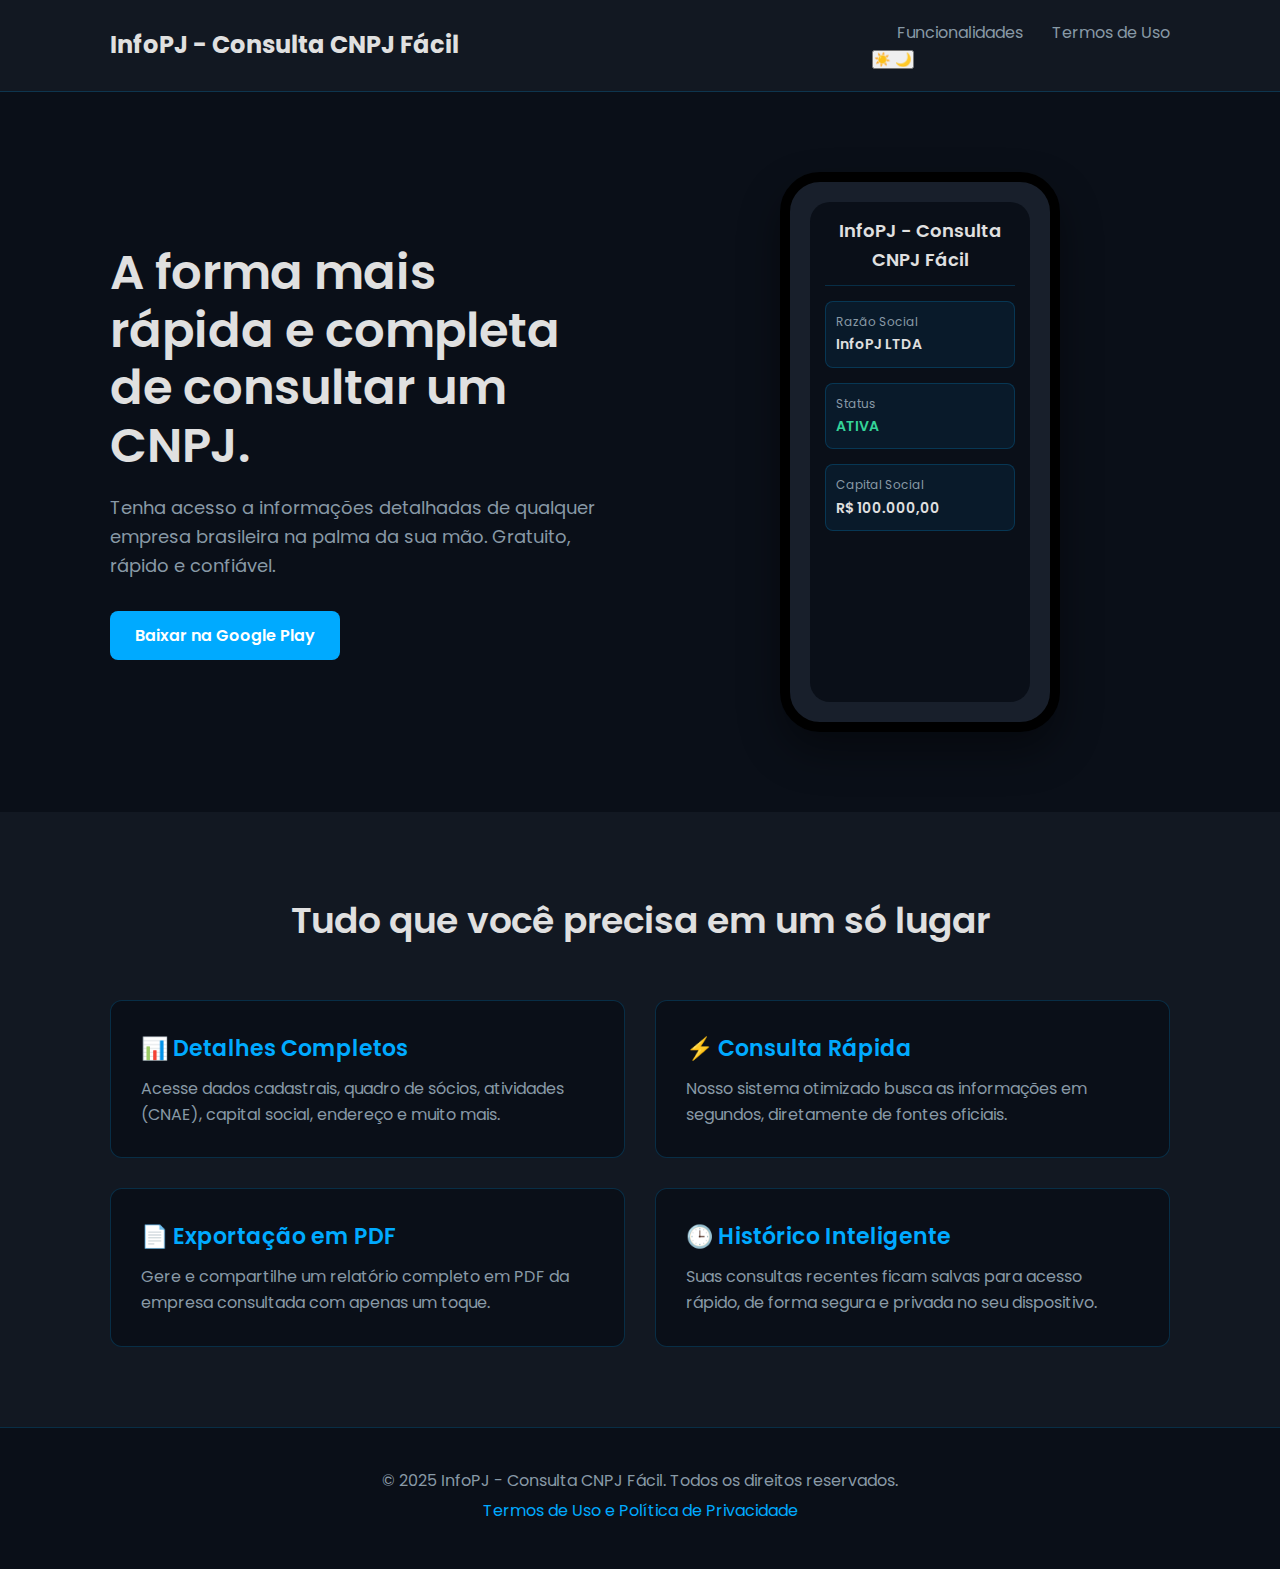
<file: index.html>
<!DOCTYPE html>
<html lang="pt-BR">
<head>
    <link rel="stylesheet" href="css/style.css">
    </head>
<body>
    <header class="header">
        <div class="container">
            <div class="logo">InfoPJ - Consulta CNPJ Fácil</div>
            <div class="nav-controls">
                <nav>
                    <a href="#features">Funcionalidades</a>
                    <a href="pages/termos.html">Termos de Uso</a>
                </nav>
                <button id="theme-toggle" class="theme-toggle-btn" aria-label="Mudar tema">
                    <span class="icon-sun">☀️</span>
                    <span class="icon-moon">🌙</span>
                </button>
            </div>
        </div>
    </header>

    <main>
        <section class="hero">
            <div class="container hero-content">
                <div class="hero-text">
                    <h1>A forma mais rápida e completa de consultar um CNPJ.</h1>
                    <p>Tenha acesso a informações detalhadas de qualquer empresa brasileira na palma da sua mão. Gratuito, rápido e confiável.</p>
                    <div class="cta-buttons">
                        <a href="#" class="btn btn-primary">Baixar na Google Play</a>
                    </div>
                </div>
                <div class="hero-image">
                    <div class="phone-mockup">
                        <div class="screen">
                            <div class="app-ui">
                                <div class="app-header">InfoPJ - Consulta CNPJ Fácil</div>
                                <div class="app-card">
                                    <p>Razão Social</p>
                                    <span>InfoPJ LTDA</span>
                                </div>
                                <div class="app-card">
                                    <p>Status</p>
                                    <span class="status-active">ATIVA</span>
                                </div>
                                <div class="app-card">
                                    <p>Capital Social</p>
                                    <span>R$ 100.000,00</span>
                                </div>
                            </div>
                        </div>
                    </div>
                </div>
            </div>
        </section>

        <section id="features" class="features">
            <div class="container">
                <h2>Tudo que você precisa em um só lugar</h2>
                <div class="features-grid">
                    <div class="feature-card">
                        <h3>📊 Detalhes Completos</h3>
                        <p>Acesse dados cadastrais, quadro de sócios, atividades (CNAE), capital social, endereço e muito mais.</p>
                    </div>
                    <div class="feature-card">
                        <h3>⚡ Consulta Rápida</h3>
                        <p>Nosso sistema otimizado busca as informações em segundos, diretamente de fontes oficiais.</p>
                    </div>
                    <div class="feature-card">
                        <h3>📄 Exportação em PDF</h3>
                        <p>Gere e compartilhe um relatório completo em PDF da empresa consultada com apenas um toque.</p>
                    </div>
                    <div class="feature-card">
                        <h3>🕒 Histórico Inteligente</h3>
                        <p>Suas consultas recentes ficam salvas para acesso rápido, de forma segura e privada no seu dispositivo.</p>
                    </div>
                </div>
            </div>
        </section>
    </main>

    <footer class="footer">
        <div class="container">
            <p>&copy; 2025 InfoPJ - Consulta CNPJ Fácil. Todos os direitos reservados.</p>
            <p><a href="pages/termos.html">Termos de Uso e Política de Privacidade</a></p>
        </div>
    </footer>
        <script src="js/theme.js"></script> 

</body>
</html>
</file>
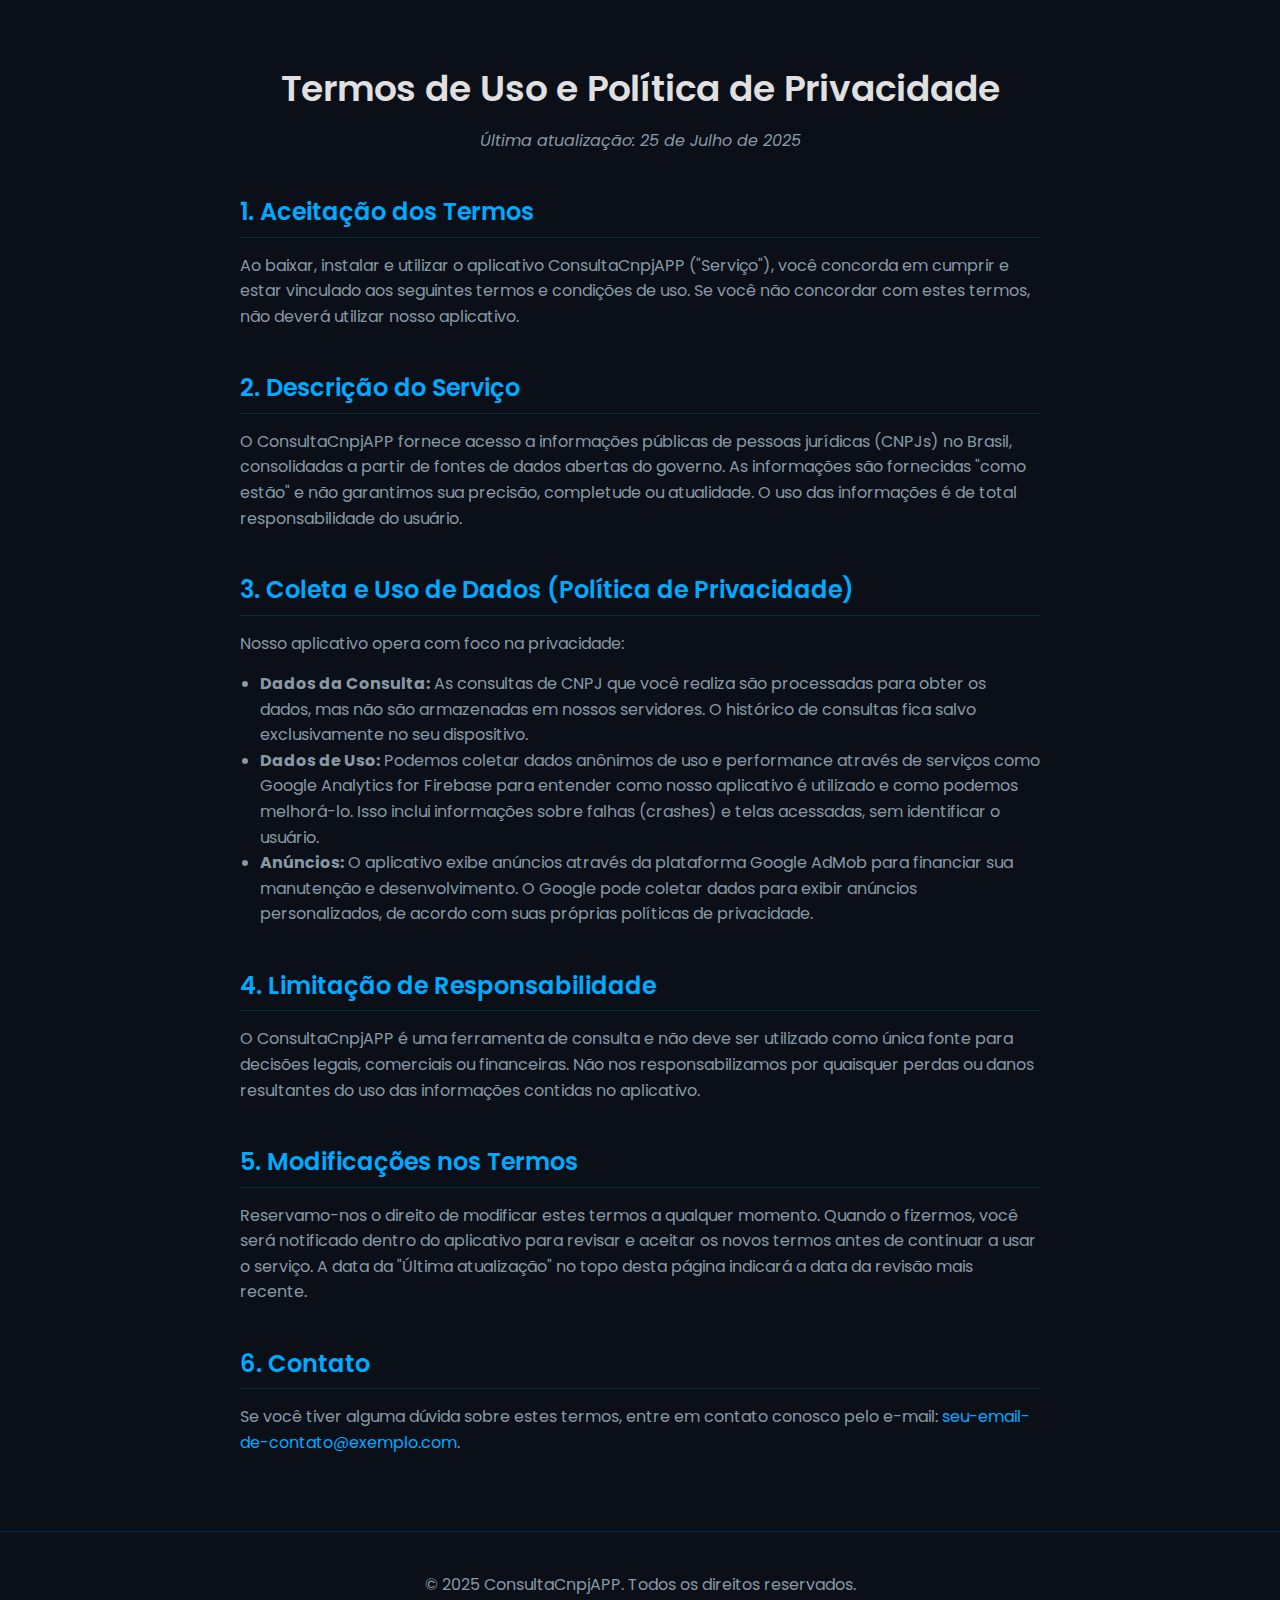
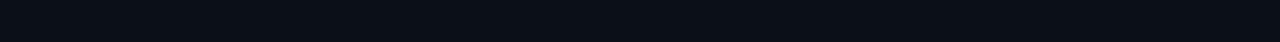
<file: pages/termos.html>
<!DOCTYPE html>
<html lang="pt-BR">
<head>
    <meta charset="UTF-8">
    <meta name="viewport" content="width=device-width, initial-scale=1.0">
    <title>Termos de Uso - Cnpj - Consulta Fácil</title>
    <link rel="stylesheet" href="../css/style.css"> 
    <link rel="preconnect" href="https://fonts.googleapis.com">
    <link rel="preconnect" href="https://fonts.gstatic.com" crossorigin>
    <link href="https://fonts.googleapis.com/css2?family=Poppins:wght@300;400;600;700&display=swap" rel="stylesheet">
</head>
<body>
   

    <main>
        <section class="terms-page">
            <div class="container">
                <h1>Termos de Uso e Política de Privacidade</h1>
                <p class="last-updated">Última atualização: 25 de Julho de 2025</p>

                <article>
                    <h2>1. Aceitação dos Termos</h2>
                    <p>Ao baixar, instalar e utilizar o aplicativo ConsultaCnpjAPP ("Serviço"), você concorda em cumprir e estar vinculado aos seguintes termos e condições de uso. Se você não concordar com estes termos, não deverá utilizar nosso aplicativo.</p>

                    <h2>2. Descrição do Serviço</h2>
                    <p>O ConsultaCnpjAPP fornece acesso a informações públicas de pessoas jurídicas (CNPJs) no Brasil, consolidadas a partir de fontes de dados abertas do governo. As informações são fornecidas "como estão" e não garantimos sua precisão, completude ou atualidade. O uso das informações é de total responsabilidade do usuário.</p>

                    <h2>3. Coleta e Uso de Dados (Política de Privacidade)</h2>
                    <p>Nosso aplicativo opera com foco na privacidade:</p>
                    <ul>
                        <li><strong>Dados da Consulta:</strong> As consultas de CNPJ que você realiza são processadas para obter os dados, mas não são armazenadas em nossos servidores. O histórico de consultas fica salvo exclusivamente no seu dispositivo.</li>
                        <li><strong>Dados de Uso:</strong> Podemos coletar dados anônimos de uso e performance através de serviços como Google Analytics for Firebase para entender como nosso aplicativo é utilizado e como podemos melhorá-lo. Isso inclui informações sobre falhas (crashes) e telas acessadas, sem identificar o usuário.</li>
                        <li><strong>Anúncios:</strong> O aplicativo exibe anúncios através da plataforma Google AdMob para financiar sua manutenção e desenvolvimento. O Google pode coletar dados para exibir anúncios personalizados, de acordo com suas próprias políticas de privacidade.</li>
                    </ul>

                    <h2>4. Limitação de Responsabilidade</h2>
                    <p>O ConsultaCnpjAPP é uma ferramenta de consulta e não deve ser utilizado como única fonte para decisões legais, comerciais ou financeiras. Não nos responsabilizamos por quaisquer perdas ou danos resultantes do uso das informações contidas no aplicativo.</p>
                    
                    <h2>5. Modificações nos Termos</h2>
                    <p>Reservamo-nos o direito de modificar estes termos a qualquer momento. Quando o fizermos, você será notificado dentro do aplicativo para revisar e aceitar os novos termos antes de continuar a usar o serviço. A data da "Última atualização" no topo desta página indicará a data da revisão mais recente.</p>

                    <h2>6. Contato</h2>
                    <p>Se você tiver alguma dúvida sobre estes termos, entre em contato conosco pelo e-mail: <a href="mailto:seu-email-de-contato@exemplo.com">seu-email-de-contato@exemplo.com</a>.</p>
                </article>
            </div>
        </section>
    </main>

    <footer class="footer">
        <div class="container">
            <p>&copy; 2025 ConsultaCnpjAPP. Todos os direitos reservados.</p>
        </div>
    </footer>
        <script src="../js/theme.js"></script> 

</body>
</html>
</file>
<file: css/style.css>
/* Importação da Fonte e Variáveis de Cor */
@import url('https://fonts.googleapis.com/css2?family=Poppins:wght@300;400;600;700&display=swap');

:root {
    --bg-dark: #0A0F18;
    --bg-light-dark: #121822;
    --primary-blue: #00aaff;
    --text-primary: #E0E0E0;
    --text-secondary: #8899A6;
    --border-color: rgba(0, 170, 255, 0.2);
}

/* Reset Básico e Estilos Globais */
* {
    margin: 0;
    padding: 0;
    box-sizing: border-box;
}

body {
    font-family: 'Poppins', sans-serif;
    background-color: var(--bg-dark);
    color: var(--text-primary);
    line-height: 1.6;
}

.container {
    max-width: 1100px;
    margin: 0 auto;
    padding: 0 20px;
}

h1, h2, h3 {
    font-weight: 600;
}

a {
    color: var(--primary-blue);
    text-decoration: none;
    transition: color 0.3s ease;
}

a:hover {
    color: #4dc4ff;
}

/* Cabeçalho */
.header {
    background-color: var(--bg-light-dark);
    padding: 20px 0;
    border-bottom: 1px solid var(--border-color);
    position: sticky;
    top: 0;
    z-index: 1000;
}

.header .container {
    display: flex;
    justify-content: space-between;
    align-items: center;
}

.logo {
    font-size: 24px;
    font-weight: 700;
    color: var(--text-primary);
}

.header nav a {
    color: var(--text-secondary);
    margin-left: 25px;
    font-weight: 400;
}
.header nav a:hover {
    color: var(--text-primary);
}

/* Seção Hero (Home) */
.hero {
    padding: 80px 0;
}
.hero-content {
    display: flex;
    align-items: center;
    gap: 60px;
}
.hero-text {
    flex: 1;
}
.hero-text h1 {
    font-size: 48px;
    line-height: 1.2;
    margin-bottom: 20px;
}
.hero-text p {
    font-size: 18px;
    color: var(--text-secondary);
    margin-bottom: 30px;
}
.cta-buttons {
    display: flex;
    gap: 15px;
}
.btn {
    padding: 12px 25px;
    border-radius: 8px;
    font-weight: 600;
    text-align: center;
    transition: transform 0.3s ease, background-color 0.3s ease;
}
.btn-primary {
    background-color: var(--primary-blue);
    color: #fff;
}
.btn-primary:hover {
    background-color: #0095e0;
    transform: translateY(-2px);
}
.btn-secondary {
    background-color: transparent;
    color: var(--text-primary);
    border: 1px solid var(--border-color);
}
.btn-secondary:hover {
    background-color: var(--border-color);
    transform: translateY(-2px);
}

.hero-image {
    flex: 1;
    display: flex;
    justify-content: center;
}
.phone-mockup {
    width: 280px;
    height: 560px;
    background: #181f2b;
    border: 10px solid #000;
    border-radius: 40px;
    padding: 20px;
    box-shadow: 0 20px 40px rgba(0,0,0,0.4);
}
.screen {
    background: var(--bg-dark);
    width: 100%;
    height: 100%;
    border-radius: 20px;
    padding: 15px;
}
.app-ui .app-header {
    font-size: 18px;
    font-weight: 600;
    text-align: center;
    padding-bottom: 10px;
    border-bottom: 1px solid var(--border-color);
}
.app-ui .app-card {
    background-color: rgba(0, 170, 255, 0.08);
    border: 1px solid var(--border-color);
    padding: 10px;
    border-radius: 8px;
    margin-top: 15px;
}
.app-ui .app-card p {
    font-size: 12px;
    color: var(--text-secondary);
}
.app-ui .app-card span {
    font-size: 14px;
    font-weight: 600;
}
.app-ui .status-active {
    color: #34d399;
}

/* Seção Features (Home) */
.features {
    padding: 80px 0;
    background-color: var(--bg-light-dark);
}
.features h2 {
    text-align: center;
    font-size: 36px;
    margin-bottom: 50px;
}
.features-grid {
    display: grid;
    grid-template-columns: repeat(2, 1fr);
    gap: 30px;
}
.feature-card {
    background-color: var(--bg-dark);
    padding: 30px;
    border-radius: 12px;
    border: 1px solid var(--border-color);
}
.feature-card h3 {
    font-size: 22px;
    margin-bottom: 10px;
    color: var(--primary-blue);
}
.feature-card p {
    color: var(--text-secondary);
}

/* Página de Termos */
.terms-page {
    padding: 60px 0;
}
.terms-page .last-updated {
    text-align: center;
    margin-bottom: 40px;
    color: var(--text-secondary);
    font-style: italic;
}
.terms-page article {
    max-width: 800px;
    margin: 0 auto;
}
.terms-page h1 {
    font-size: 36px;
    text-align: center;
    margin-bottom: 10px;
}
.terms-page h2 {
    font-size: 24px;
    margin-top: 40px;
    margin-bottom: 15px;
    color: var(--primary-blue);
    border-bottom: 1px solid var(--border-color);
    padding-bottom: 5px;
}
.terms-page p, .terms-page ul {
    margin-bottom: 15px;
    color: var(--text-secondary);
}
.terms-page ul {
    padding-left: 20px;
}

/* Footer */
.footer {
    text-align: center;
    padding: 40px 0;
    border-top: 1px solid var(--border-color);
    color: var(--text-secondary);
}
.footer p {
    margin-bottom: 5px;
}

/* Responsividade */
@media (max-width: 768px) {
    .hero-content {
        flex-direction: column;
        text-align: center;
    }
    .cta-buttons {
        justify-content: center;
    }
    .features-grid {
        grid-template-columns: 1fr;
    }
    .header .container {
        flex-direction: column;
        gap: 15px;
    }
    h1 { font-size: 36px; }
    h2 { font-size: 30px; }
}
</file>
